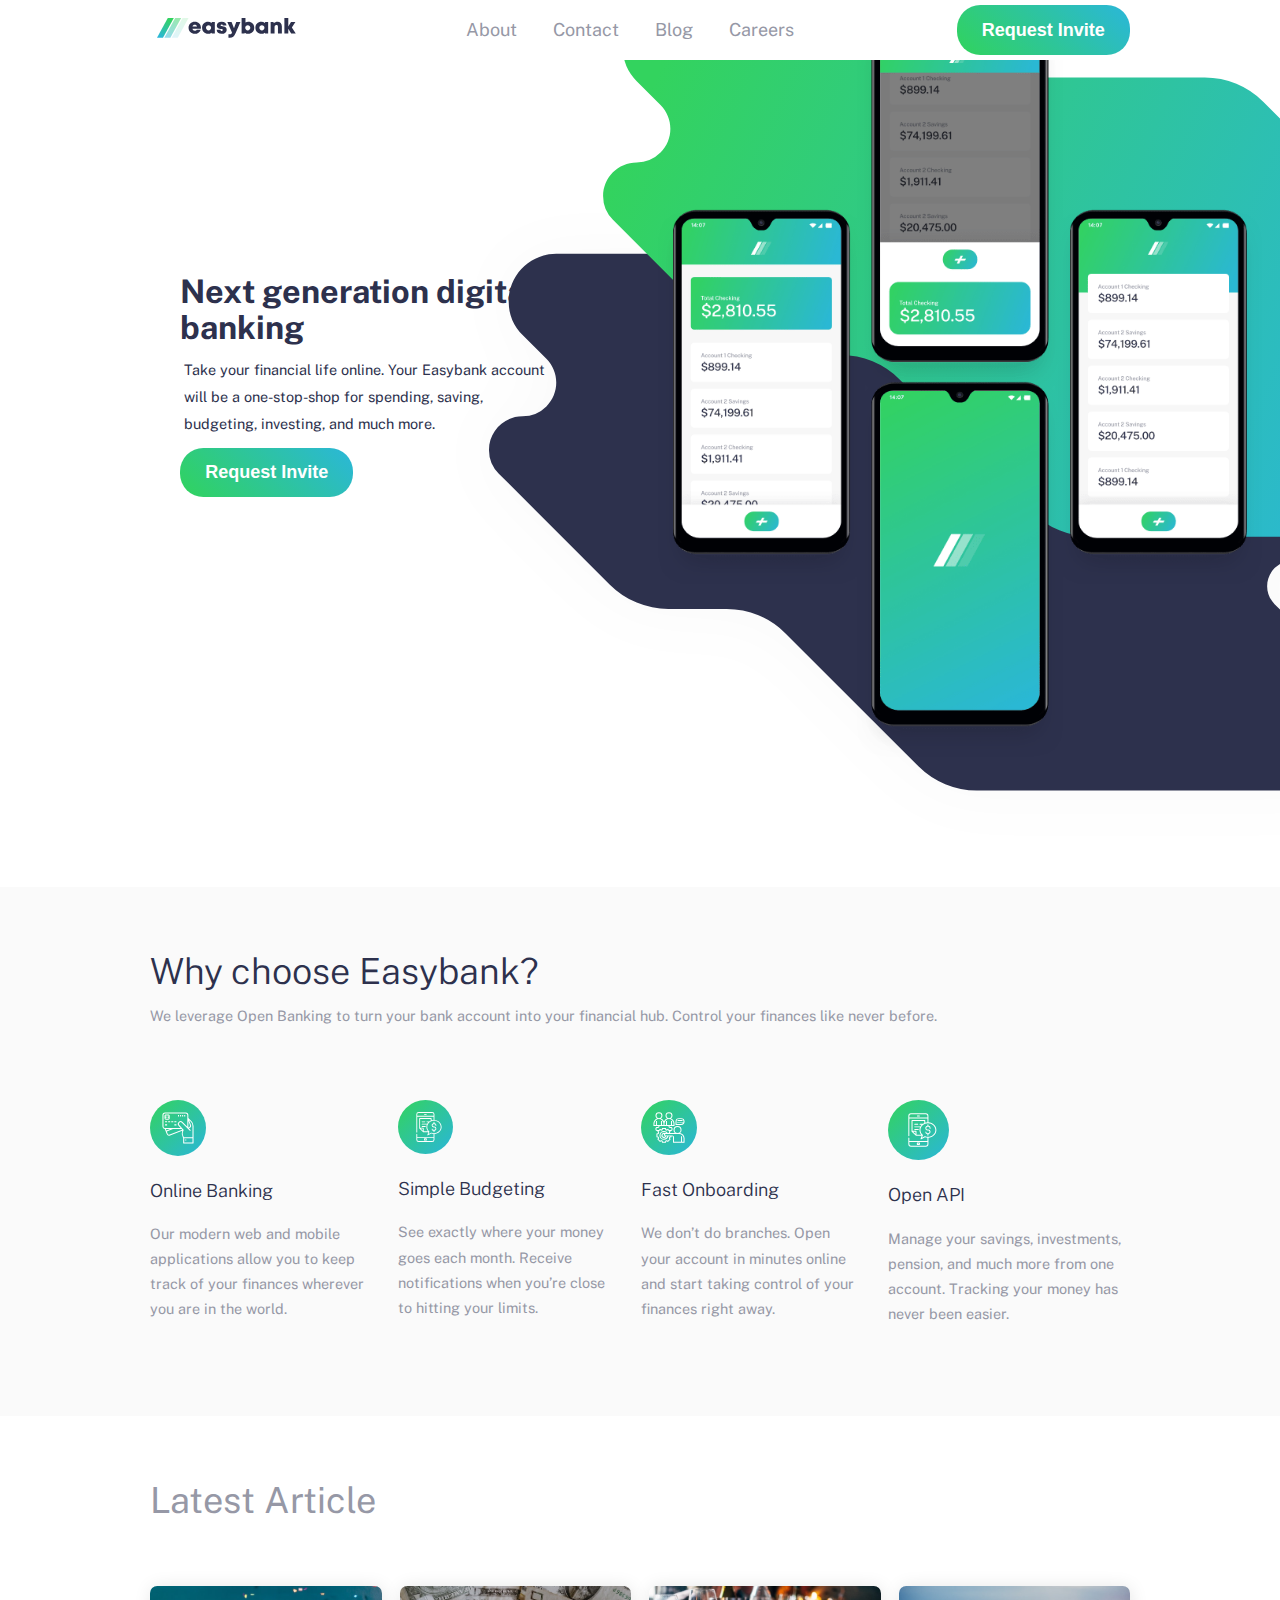
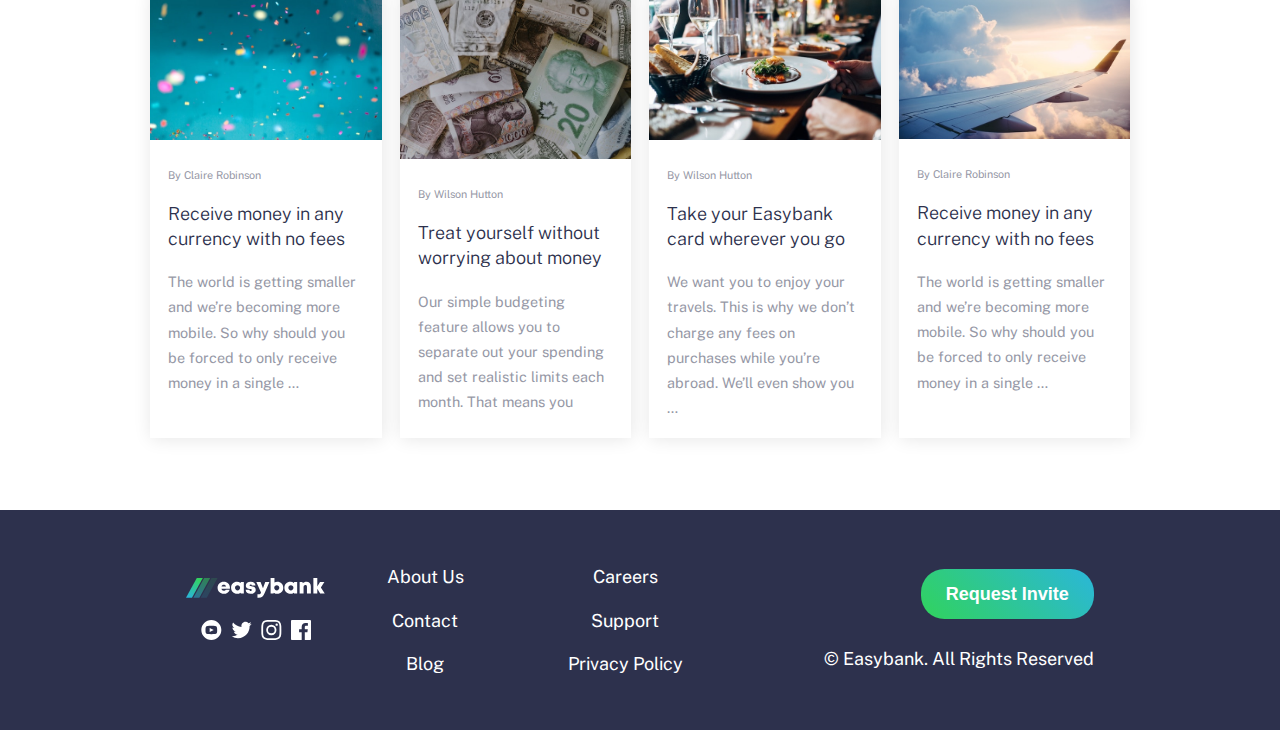
<file: easybank-landing-page-master/index.html>
<!DOCTYPE html>
<html lang="en">

<head>
  <meta charset="UTF-8">
  <meta name="viewport" content="width=device-width, initial-scale=1.0">
  <!-- displays site properly based on user's device -->

  <link rel="icon" type="image/png" sizes="32x32" href="./images/favicon-32x32.png">

  <title>Frontend Mentor | Easybank landing page</title>
  <link rel="stylesheet" href="./css/style.css">
</head>

<body>

  <header class="header-section">
    <nav class="main-nav">
      <section class="container flex">
        <section>
          <img src="./images/logo.svg" alt="Easy Bank Logo">
        </section>
        <section class="desktop-nav flex">
          <a href="#">About</a>
          <a href="#">Contact</a>
          <a href="#">Blog</a>
          <a href="#">Careers</a>
        </section>
        <section>
          <article class="hamburger-menu flex">
            <div class="hamburger-item"></div>
            <div class="hamburger-item"></div>
            <div class="hamburger-item"></div>
          </article>

          <button class="btn">Request Invite</button>

        </section>
      </section>


      <!-- mobile menu  -->
      <section class="mobile-nav flex">
        <a href="#">About</a>
        <a href="#">Contact</a>
        <a href="#">Blog</a>
        <a href="#">Careers</a>
      </section>
    </nav>
    <section class="hero-section flex ">
      <article class="hero-item">
        <img src="./images/image-mockups.png" alt="">
      </article>
      <article class="hero-item">
        <h1>Next generation digital banking
        </h1>
        <p>Take your financial life online. Your Easybank account will be a one-stop-shop
          for spending, saving, budgeting, investing, and much more.
        </p>
        <button class="btn">Request Invite</button>
      </article>
    </section>
  </header>

  <main>

    <!-- || feature section   -->
    <section class="feature-section">
      <section class="container">
        <section>
          <h2>
            Why choose Easybank?
          </h2>
          <p>
            We leverage Open Banking to turn your bank account into your financial hub. Control
            your finances like never before.
          </p>
        </section>
        <section class="features-item-list">
          <article class="feature-item">
            <img src="./images/icon-online.svg" alt="">
            <h4>Online Banking
            </h4>
            <P>Our modern web and mobile applications allow you to keep track of your finances
              wherever you are in the world.
            </P>
          </article>
          <article class="feature-item">
            <img src="./images/icon-budgeting.svg" alt="">
            <h4>Simple Budgeting
            </h4>
            <P>
              See exactly where your money goes each month. Receive notifications when you’re
              close to hitting your limits.
            </P>
          </article>
          <article class="feature-item">
            <img src="./images/icon-onboarding.svg" alt="">
            <h4>
              Fast Onboarding
            </h4>
            <P>
              We don’t do branches. Open your account in minutes online and start taking control
              of your finances right away.
            </P>
          </article>
          <article class="feature-item">
            <img src="./images/icon-budgeting.svg" alt="">
            <h4>
              Open API
            </h4>
            <P>
              Manage your savings, investments, pension, and much more from one account. Tracking
              your money has never been easier.
            </P>
          </article>

        </section>
      </section>
    </section>

    <!-- || latest article || -->
    <section class="article-section">
      <section class="container">
        <h2>Latest Article</h2>
        <section class="card-group">
          <article class="card">
            <img src="./images/image-confetti.jpg" alt="">
            <div class="card-body">
              <span>
                By Claire Robinson
              </span>
              <h4>
                Receive money in any currency with no fees
              </h4>
              <p>
                The world is getting smaller and we’re becoming more mobile. So why should you be
                forced to only receive money in a single …
              </p>
            </div>
          </article>
          <article class="card">
            <img src="./images/image-currency.jpg" alt="">
            <div class="card-body">
              <span>
                By Wilson Hutton

              </span>
              <h4>
                Treat yourself without worrying about money
              </h4>
              <p>
                Our simple budgeting feature allows you to separate out your spending and set
                realistic limits each month. That means you
              </p>
            </div>
          </article>
          <article class="card">
            <img src="./images/image-restaurant.jpg" alt="">
            <div class="card-body">
              <span>
                By Wilson Hutton
              </span>
              <h4>
                Take your Easybank card wherever you go
              </h4>
              <p>
                We want you to enjoy your travels. This is why we don’t charge any fees on purchases
                while you’re abroad. We’ll even show you …
              </p>
            </div>
          </article>
          <article class="card">
            <img src="./images/image-plane.jpg" alt="">
            <div class="card-body">
              <span>
                By Claire Robinson
              </span>
              <h4>
                Receive money in any currency with no fees
              </h4>
              <p>
                The world is getting smaller and we’re becoming more mobile. So why should you be
                forced to only receive money in a single …
              </p>
            </div>
          </article>
        </section>
      </section>
    </section>
  </main>

  <footer>
    <section class="footer-body container">
      <section>
        <img src="./images/logo (copy).svg" alt="">
        <ul class="flex footer-logos">
          <li><img src="./images/icon-youtube.svg" alt=""></li>
          <li><img src="./images/icon-twitter.svg" alt=""></li>
          <li><img src="./images/icon-instagram.svg" alt=""></li>
          <li><img src="./images/icon-facebook.svg" alt=""></li>
        </ul>
      </section>
      <section class="flex footer-links">
        <a href="#">About Us</a>
        <a href="#">Contact</a>
        <a href="#">Blog</a>
      </section>
      <section class="flex footer-links">
        <a href="#">Careers</a>
        <a href="#">Support</a>
        <a href="#">Privacy Policy</a>
      </section>
      <section class="footer-copyright flex">
        <button class="btn">Request Invite</button>
        <p>© Easybank. All Rights Reserved</p>
      </section>
    </section>
  </footer>



  <script src="./script/app.js"></script>
</body>

</html>
</file>
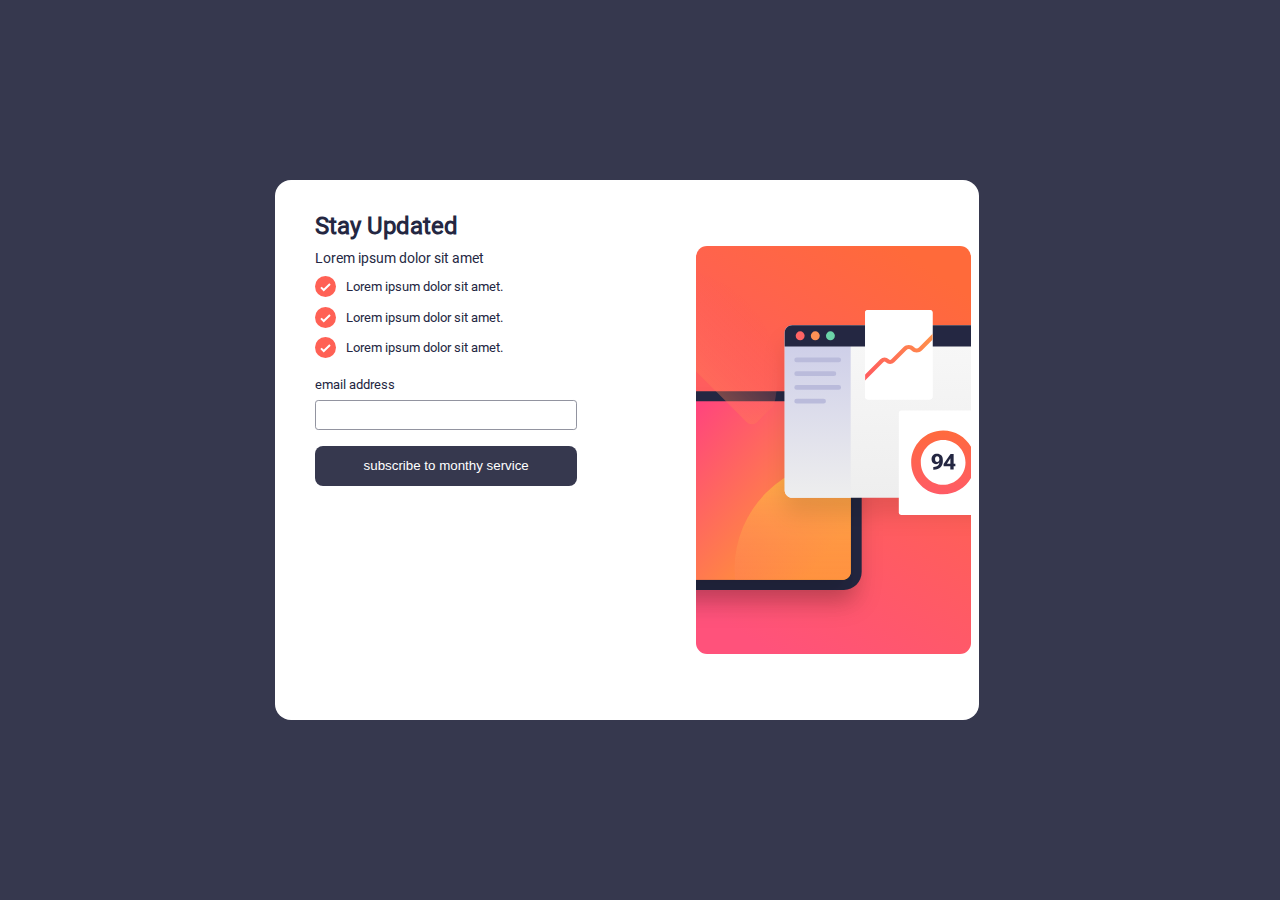
<file: newsletter-sign-up-with-success-message-main/index.html>
<!DOCTYPE html>
<html lang="en">

<head>
  <meta charset="UTF-8">
  <meta name="viewport" content="width=device-width, initial-scale=1.0">
  <!-- displays site properly based on user's device -->

  <link rel="icon" type="image/png" sizes="32x32" href="./assets/images/favicon-32x32.png">

  <title>Frontend Mentor | Newsletter sign-up form with success message</title>
  <link rel="stylesheet" href="style.css">
</head>

<body>

  <!-- Sign-up form start -->

  <section class="signup">
    <!-- <img src="./assets/images/illustration-sign-up-mobile.svg" alt="Signup Nav Photo"> -->

    <img
      srcset="./assets/images/illustration-sign-up-mobile.svg 375w, ./assets/images/illustration-sign-up-desktop.svg 400w"
      sizes="(max-width: 375px) 375px,400px" src="./assets/images/illustration-sign-up-mobile.svg"
      alt="Elva dressed as a fairy" />
    <article class="signup-body">
      <h1>Stay Updated </h1>
      <p>Lorem ipsum dolor sit amet </p>
      <ul class="feature-list">
        <li class="feature-item">
          <img src="./assets/images/icon-list.svg" alt="icon">
          <p>Lorem ipsum dolor sit amet.</p>
        </li>
        <li class="feature-item">
          <img src="./assets/images/icon-list.svg" alt="icon">
          <p>Lorem ipsum dolor sit amet.</p>
        </li>
        <li class="feature-item">
          <img src="./assets/images/icon-list.svg" alt="icon">
          <p>Lorem ipsum dolor sit amet.</p>
        </li>
        <form action="#" class="singup-form">
          <label for="email">
            email address </label>
          <input type="email" name="email" id="email">
          <button class="btn">subscribe to monthy service</button>
        </form>
      </ul>

    </article>
  </section>


  <!-- Sign-up form end -->

  <!-- Success message start -->

  <!-- Success message end -->


</body>

</html>
</file>
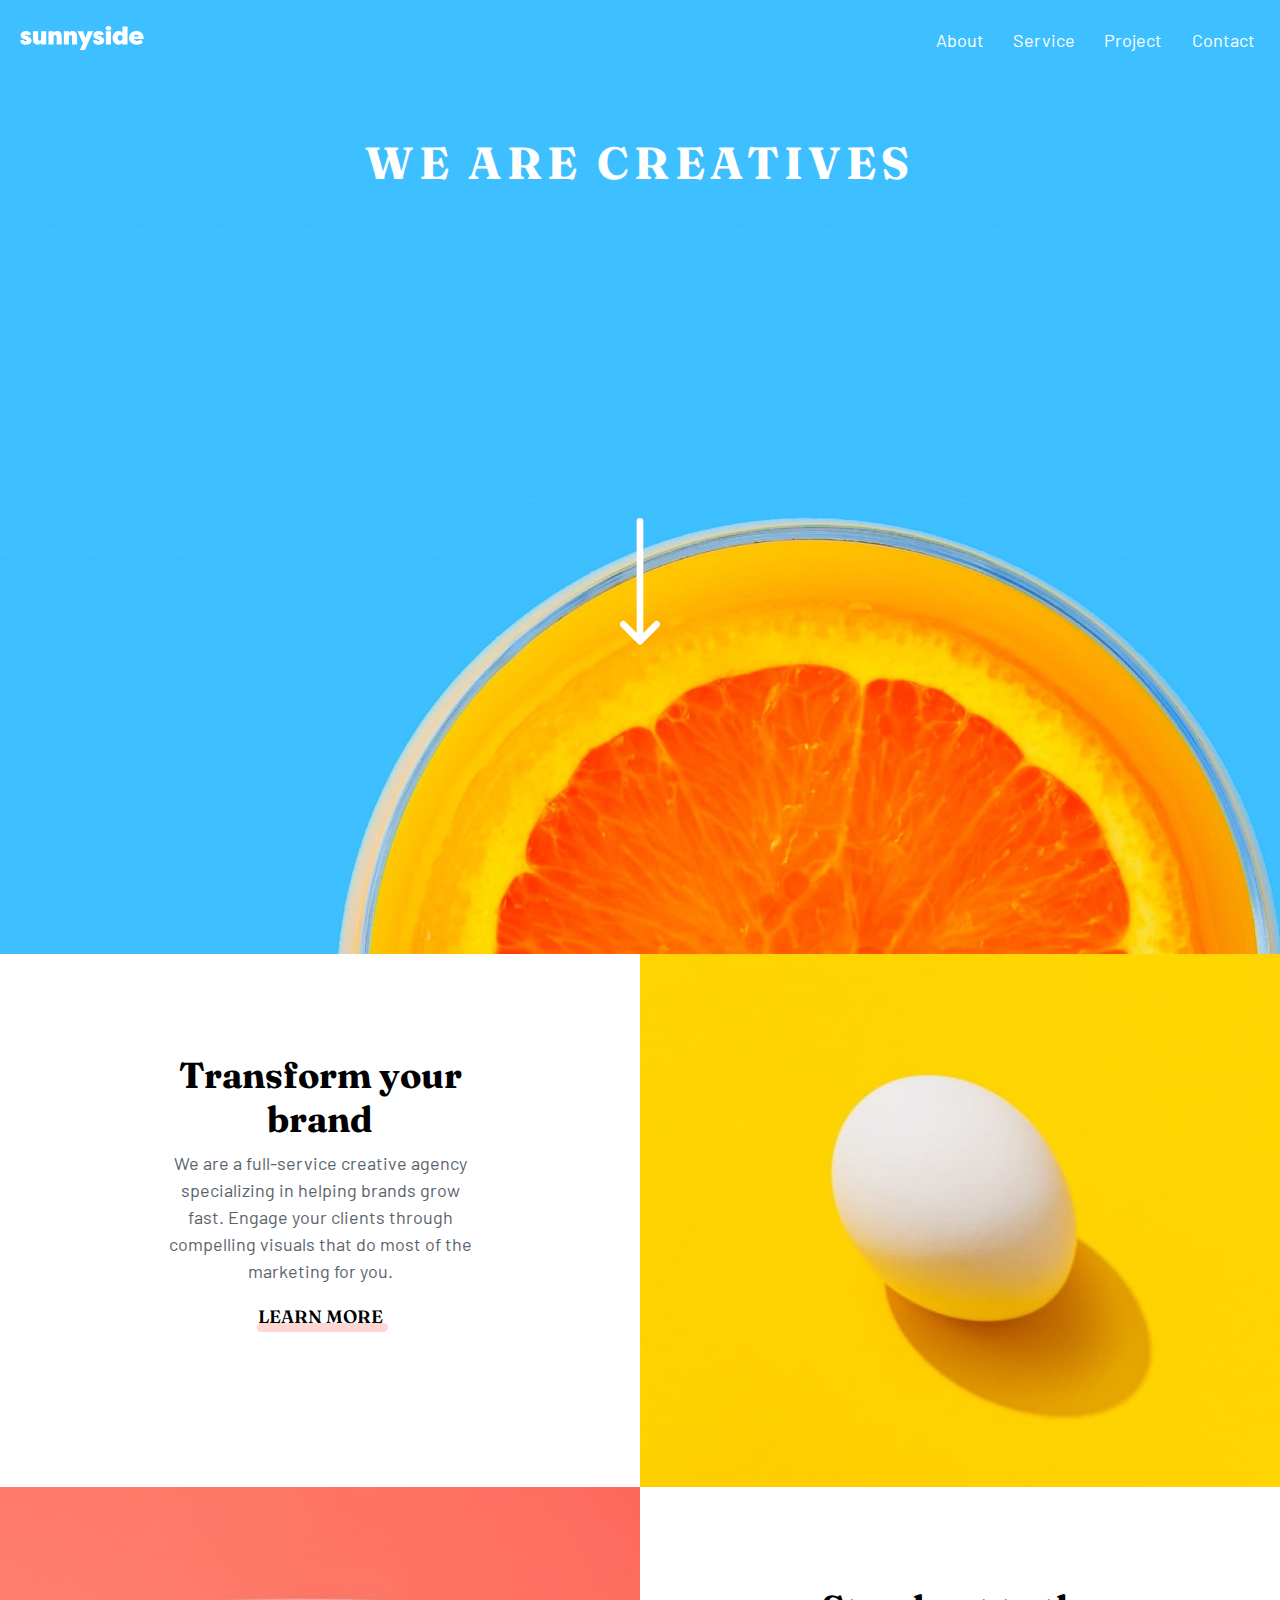
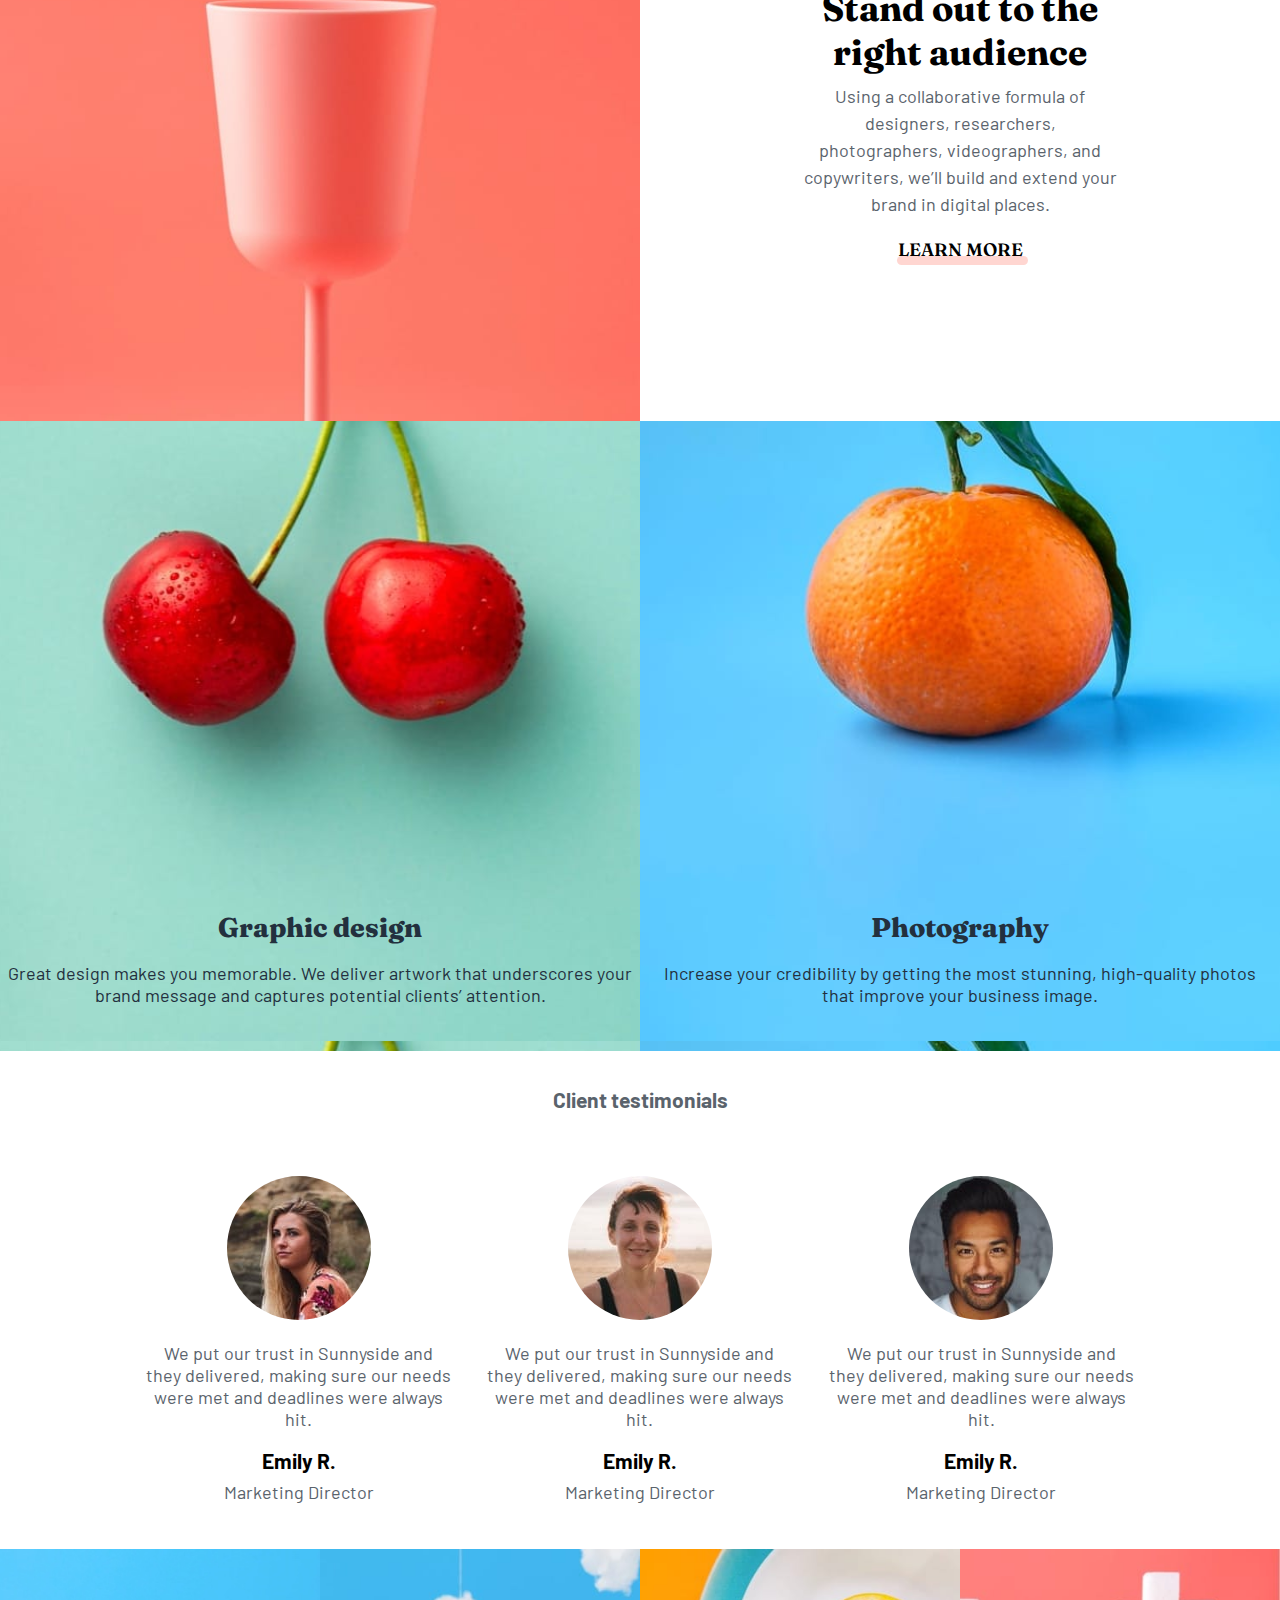
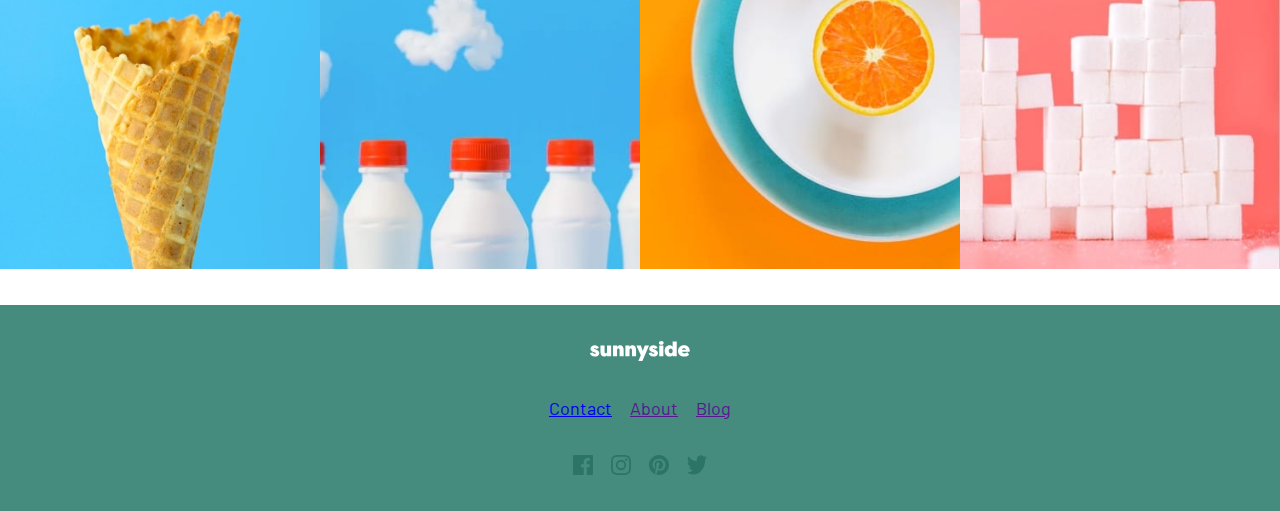
<file: sunnyside-agency-landing-page-main/index.html>
<!DOCTYPE html>
<html lang="en">

<head>
  <meta charset="UTF-8">
  <meta name="viewport" content="width=device-width, initial-scale=1.0">
  <!-- displays site properly based on user's device -->

  <link rel="icon" type="image/png" sizes="32x32" href="./images/favicon-32x32.png">

  <link rel="stylesheet" href="./css/style.css">

  <title>Frontend Mentor | Sunnyside agency landing page</title>


</head>

<body>

  <header class="hero-section">
    <nav class="main-nav">
      <section class="logo">
        <img src="./images/logo.svg" alt="">
      </section>
      <section id="hamburgerBtn" class="flex hamburger-menu">
        <div id="id_1" class="hamburger-menu-item"></div>
        <div id="id_2" class="hamburger-menu-item"></div>
        <div id="id_3" class="hamburger-menu-item"></div>

      </section>
      <!-- nav  -->
      <ul id="nav" class="desktop-nav flex">
        <li class="nav-item"><a class="nav-link" href="#">About</a></li>
        <li class="nav-item"><a class="nav-link" href="#">Service</a></li>
        <li class="nav-item"><a class="nav-link" href="#">Project</a></li>
        <li class="nav-item"><a class="nav-link" href="#">Contact</a></li>
      </ul>

      <!-- mobile nav body  -->

      <ul id="mobileNav" class="mobile-nav">
        <li class="mobile-nav-item"><a class="mobile-nav-link" href="#">About</a></li>
        <li class="mobile-nav-item"><a class="mobile-nav-link" href="#">Service</a></li>
        <li class="mobile-nav-item"><a class="mobile-nav-link" href="#">Project</a></li>
        <li class="mobile-nav-item"><a class="mobile-nav-link" href="#">Contact</a></li>
      </ul>
    </nav>
    <h1>We are creatives</h1>
  </header>

  <main>
    <!-- transform section  -->
    <section class="transform-section flex">
      <img src="./images/mobile/image-transform.jpg" alt=""
        srcset="./images/mobile/image-transform.jpg 370w,./images/desktop/image-transform.jpg 720w"
        sizes="(min-width: 375px) 370w,700w">
      <article class="transform-body">
        <h2>Transform your brand</h2>
        <p>We are a full-service creative agency specializing in helping brands grow fast.
          Engage your clients through compelling visuals that do most of the marketing for you.</p>
        <button class="btn">Learn more</button>
      </article>
    </section>

    <section class="stand-out-section flex">
      <img src="./images/mobile/image-stand-out.jpg" alt=""
        srcset="./images/mobile/image-stand-out.jpg 370w,./images/desktop/image-stand-out.jpg 720w"
        sizes="(min-width: 375px) 370w,700w">
      <article class="stand-out-body">
        <h2>
          Stand out to the right audience

        </h2>
        <p>Using a collaborative formula of designers, researchers, photographers, videographers, and copywriters, we’ll
          build and
          extend your brand in digital places.
        </p>
        <button class="btn">Learn more</button>
      </article>
    </section>

    <section class="graphics-design-section flex">
      <article>
        <h2>Graphic design</h2>
        <p>Great design makes you memorable. We deliver artwork that underscores your brand message and captures
          potential clients’
          attention.</p>
      </article>
      <article>
        <h2>Photography</h2>
        <p>Increase your credibility by getting the most stunning, high-quality photos that improve your business image.
        </p>
      </article>
    </section>

    <section class="testimonial-section">
      <h3>Client testimonials</h3>
      <section class="testimonial-body">
        <article class="testimonial-item">
          <img src="./images/image-emily.jpg" alt="">
          <p>We put our trust in Sunnyside and they delivered, making sure our needs were met and deadlines were always
            hit.
          </p>
          <h3>Emily R.
          </h3>
          <p>Marketing Director</p>
        </article>
        <article class="testimonial-item">
          <img src="./images/image-jennie.jpg" alt="">
          <p>We put our trust in Sunnyside and they delivered, making sure our needs were met and deadlines were always
            hit.
          </p>
          <h3>Emily R.
          </h3>
          <p>Marketing Director</p>
        </article>
        <article class="testimonial-item">
          <img src="./images/image-thomas.jpg" alt="">
          <p>We put our trust in Sunnyside and they delivered, making sure our needs were met and deadlines were always
            hit.
          </p>
          <h3>Emily R.
          </h3>
          <p>Marketing Director</p>
        </article>

      </section>
    </section>

    <section class="image-gallery flex">
      <img src="./images/mobile/image-gallery-cone.jpg" alt="">
      <img src="./images/mobile/image-gallery-milkbottles.jpg" alt="">
      <img src="./images/mobile/image-gallery-orange.jpg" alt="">
      <img src="./images/mobile/image-gallery-sugar-cubes.jpg" alt="">
    </section>
  </main>

  <footer class="footer-section flex">
    <img src="./images/logo.svg" alt="">
    <ul class="flex">
      <li><a href="#">Contact</a></li>
      <li><a href="">About</a></li>
      <li><a href="">Blog</a></li>
    </ul>
    <article class="flex">
      <img src="./images/icon-facebook.svg" alt="">
      <img src="./images/icon-instagram.svg" alt="">
      <img src="./images/icon-pinterest.svg" alt="">
      <img src="./images/icon-twitter.svg" alt="">
    </article>
  </footer>





  <!-- 



  Sunnyside’s enthusiasm coupled with their keen interest in our brand’s success made it a satisfying and enjoyable experience.
  Thomas S.
  Chief Operating Officer

  Incredible end result! Our sales increased over 400% when we worked with Sunnyside. Highly recommended!
  Jennie F.
  Business Owner

  About
  Services
  Projects
  Contact -->


  <script src="./script/app.js"></script>
</body>

</html>
</file>
<file: easybank-landing-page-master/css/style.css>
@import url("https://fonts.googleapis.com/css2?family=Public+Sans:wght@300;400;700&display=swap");
:root {
  --dark-blue: hsl(233, 26%, 24%);
  --lime-green: hsl(136, 65%, 51%);
  --bright-cyan: hsl(192, 70%, 51%);
  --grayish-blue: hsl(233, 8%, 62%);
  --light-grayish-blue: hsl(220, 16%, 96%);
  --very-light-grya: hsl(0, 0%, 98%);
}

* {
  padding: 0;
  margin: 0;
  box-sizing: border-box;
}

html {
  font-family: "Public Sans", sans-serif;
  font-size: 18px;
}

h1,
h2,
h3,
h4,
h5,
h6,
p,
a {
  font-family: inherit;
  font-size: inherit;
  line-height: 1.4rem;
}

.flex {
  display: flex;
  align-items: center;
  justify-content: space-between;
}

.btn {
  padding: 0.8rem 1.4rem;
  background-image: linear-gradient(
    45deg,
    var(--lime-green),
    var(--bright-cyan)
  );
  border: none;
  color: white;
  font-size: 1rem;
  font-weight: 700;
  border-radius: 1.3rem;
}

/* || Header Section   */
.header-section {
  background-image: url("../images/bg-intro-mobile.svg");
  width: 100%;
  height: 100vh;
  background-size: contain;
  background-repeat: no-repeat;
  overflow: hidden;
}

.desktop-nav {
  display: none;
}

.main-nav {
  width: 100%;
  /* height: 100px; */
  background-color: white;
  position: fixed;
  top: 0;
  left: 0;
  z-index: 5;
  transition: opacity 0.4s;
}

.main-nav .btn {
  display: none;
}

.main-nav img {
  padding: 1rem 0.4rem;
}

.hamburger-menu {
  flex-direction: column;
  gap: 0.3rem;
  padding: 0 1rem;
}

.hamburger-item {
  width: 26px;
  height: 3px;
  background-color: black;
  transition: transform 0.4s;
}

.hamburger-item-1 {
  transform: rotate(-45deg) translate(-12px);
}

.hamburger-item-2 {
  opacity: 0;
}
.hamburger-item-3 {
  transform: rotate(45deg) translate(-11px);
}

/* || mobile nav   */

.mobile-nav {
  flex-direction: column;
  gap: 0.5rem;
  position: absolute;
  top: 80px;
  left: 0;
  right: 0;
  margin: auto;
  background-color: white;
  width: 90%;
  z-index: 5;
  border-radius: 0.2rem;
  padding: 0.4rem;
  /* display: none; */
  transform: translate(-100vw);
  transition: all 0.5s;
}

.mobile-nav a {
  display: block;
  text-decoration: none;
  color: var(--dark-blue);
}

.mobile-nav.active {
  /* display: block; */
  transform: translate(0);
}

/* || Hero Section   */

.hero-section {
  flex-direction: column;
}
.hero-item {
  padding: 1rem;
  text-align: center;
  padding-bottom: 0.5rem;
}
.hero-item img {
  width: 80%;
  height: 50%;
}
.hero-item h1 {
  font-size: 1.8rem;
  color: var(--dark-blue);
  line-height: 2rem;
}

.hero-item p {
  font-size: 0.8rem;
  padding: 0.6rem 0.2rem;
  line-height: 1.5rem;
  color: var(--dark-blue);
}

/* || Features Section   */

.feature-section {
  background-color: var(--very-light-grya);
  padding: 1rem;
  margin: 1.8rem auto;
  text-align: center;
  margin-bottom: 0;
}

.feature-section section {
  margin: 3rem auto;
}

.feature-section section h2 {
  font-size: 2rem;
  font-weight: 300;
  margin-bottom: 1rem;
  color: var(--dark-blue);
}
.feature-section section p {
  font-size: 0.8rem;
  color: var(--grayish-blue);
}

.feature-item {
  margin: 1rem auto;
}

.feature-item h4 {
  font-weight: 300;
  color: var(--dark-blue);
  margin: 1rem auto;
}

/* || article section   */
.article-section {
  background-color: var(--very-light-grya);
}
.article-section h2 {
  text-align: center;
  padding: 2rem 0;
  font-size: 1.3rem;
}

.card {
  width: 80%;
  margin: 2rem auto;
  border-radius: 0.4rem 0.4rem 0 0;
  box-shadow: 0.2rem 0.2rem 2rem rgba(0, 0, 0, 0.3);
  background-color: white;
}

.card img {
  width: 100%;
  border-radius: 0.4rem 0.4rem 0 0;
}

.card-body {
  padding: 1rem;
  color: var(--grayish-blue);
}
.card-body span {
  font-size: 0.6rem;
  margin: 0.6rem 0;
}

.card h4 {
  color: var(--dark-blue);
  font-weight: 300;
  margin: 1rem 0;
}

.card p {
  font-size: 0.8rem;
}

/* || footer   */

footer {
  background-color: var(--dark-blue);
  text-align: center;
}

.footer-body {
  padding: 2rem;
}
.footer-logos {
  margin: 1rem 0;
  list-style: none;
  justify-content: center;
  gap: 0.5rem;
}

.footer-links {
  flex-direction: column;
  gap: 1rem;
  margin: 1rem 0;
}

.footer-links a {
  color: white;
  text-decoration: none;
}

.footer-copyright {
  margin: 1rem 0;
  flex-direction: column;
  gap: 1.5rem;
  color: white;
}

@media screen and (min-width: 375px) {
  .hamburger-menu {
    display: none;
  }
  .container {
    max-width: 980px;
    margin: 0 auto;
  }
  .desktop-nav {
    gap: 2rem;
    align-items: center;
    display: flex;
  }
  .desktop-nav a {
    display: inline-block;
    text-decoration: none;
    color: var(--grayish-blue);
    position: relative;
  }
  .desktop-nav a::after {
    content: "";
    width: 0%;
    height: 4px;
    position: absolute;
    bottom: -15px;
    transition: all 0.8s;
    left: 0;
    background-image: linear-gradient(var(--lime-green), var(--bright-cyan));
  }
  .desktop-nav a:hover::after {
    width: 100%;
  }
  .main-nav .btn {
    display: block;
  }

  /* || Header Section   */
  .header-section {
    background-image: url("../images/bg-intro-desktop.svg");
    /* width: 100%;
    height: 100vh;
    background-size: contain;
    background-repeat: no-repeat; 
    */
    height: 95vh;
    overflow: visible;
    background-position: right -200px top;
  }

  .hero-section {
    flex-direction: row;
  }
  .hero-item:first-child {
    width: 50%;
    order: 2;
  }

  .hero-item:last-child {
    width: 50%;
    order: 1;
    text-align: start;
    padding: 1rem 5rem;
    padding-left: 10rem;
  }
  .hero-item:first-child img {
    width: 100%;
  }

  /* || feature inside media query   */

  .feature-section {
    text-align: start;
  }
  .features-item-list {
    display: flex;
    flex-direction: row;
    gap: 1.4rem;
  }
  .feature-item img {
    width: 25%;
  }

  /* || article section   */
  .article-section {
    background-color: white;
    margin: 2rem 0;
  }
  .article-section h2 {
    font-size: 2rem;
    color: var(--grayish-blue);
    font-weight: 400;
    text-align: start;
  }

  .card-group {
    display: flex;
    gap: 1rem;
  }
  .card {
    box-shadow: 1px 1px 1rem rgba(0, 0, 0, 0.1);
  }

  .footer-body {
    display: flex;
    align-items: center;
    justify-content: space-between;
  }
  .footer-links {
    flex-basis: 200px;
  }
  .footer-copyright {
    flex-grow: 1;
    align-items: end;
  }
}
</file>
<file: newsletter-sign-up-with-success-message-main/style.css>
@font-face {
  font-family: "roboto-bold";
  src: url("./assets/fonts/Roboto-Bold.ttf");
}

@font-face {
  font-family: "roboto";
  src: url("./assets/fonts/Roboto-Regular.ttf");
}

:root {
  --grey: hsl(231, 7%, 60%);
  --chocolate-grey: hsl(235, 18%, 26%);
  --dark-grey: hsl(234, 29%, 20%);
}

* {
  margin: 0;
  padding: 0;
  box-sizing: border-box;
}

body {
  font-family: "roboto", sans-serif;
  font-size: 16px;
  color: var(--dark-grey);
}

.signup {
  width: 100vw;
  height: 99vh;
  overflow: hidden;
}

.signup > img {
  width: 100%;
}

.signup-body {
  padding: 1rem;
  /* margin: 0 auto; */
  margin: 0.5rem 1rem;
}

.signup-body h1 {
  font-size: 1.5rem;
  margin-bottom: 0.4rem;
}

.signup-body > p {
  font-size: 0.9rem;
  margin: 0.6rem 0;
}

.feature-item {
  list-style: none;
  display: flex;
  gap: 0 0.6rem;
  margin: 0.6rem 0;
  font-size: 0.8rem;
  align-items: center;
}
.singup-form {
  margin-top: 1rem;
}

.singup-form label {
  font-size: 0.8rem;
}

.singup-form input {
  padding: 0.4rem 0;
  width: 100%;
  margin: 1rem 0;
  margin-top: 0.4rem;
  border: 1px solid var(--grey);
  border-radius: 0.2rem;
}

.btn {
  background-color: var(--chocolate-grey);
  color: white;
  display: block;
  width: 100%;
  padding: 0.8rem 1rem;
  border: none;
  border-radius: 0.5rem;
}

@media screen and (min-width: 375px) {
  body {
    display: flex;
    align-items: center;
    justify-content: center;
    height: 100vh;
    width: 98vw;
    background-color: var(--chocolate-grey);
  }
  .signup {
    width: 55vw;
    height: 60vh;
    display: flex;
    justify-content: space-between;
    margin: auto;
    flex-direction: row;
    background-color: white;
    padding: 0.5rem;
    border-radius: 1rem;
  }

  .signup-body {
    order: 1;
  }
  .signup > img {
    order: 2;
    width: 40%;
  }
}
</file>
<file: sunnyside-agency-landing-page-main/css/style.css>
@import url("https://fonts.googleapis.com/css2?family=Barlow:wght@600&family=Fraunces:wght@700;900&display=swap");
:root {
  --soft-red: hsl(7, 99%, 70%);
  --yellow: hsl(51, 100%, 49%);
  --dark-cyan: hsl(167, 40%, 24%);
  --dark-blue: hsl(198, 62%, 26%);
  --dark-mod-cyan: hsl(168, 34%, 41%);
  --dark-blue: hsl(212, 27%, 19%);
  --dark-grey-blue: hsl(213, 9%, 39%);
  --grey-blue: hsl(210, 4%, 67%);
}

* {
  padding: 0;
  margin: 0;
  box-sizing: border-box;
}

html {
  font-family: "Barlow", sans-serif;
  /* font-family: "Fraunces", serif; */
  font-size: 18px;
}

.flex {
  display: flex;
}

.hero-section {
  background-image: url("../images/icon-arrow-down.svg"),
    url("../images/mobile/image-header.jpg");
  background-repeat: no-repeat, no-repeat;
  background-size: 40px, cover;
  background-position: bottom 35% center, bottom left;
  width: 100%;
  height: 62vh;
}

.hero-section h1 {
  text-align: center;
  font-family: "Fraunces";
  font-size: 2.5rem;
  color: white;
  margin: 3rem 1rem;
  text-transform: uppercase;
  letter-spacing: 0.3rem;
  padding-top: 3rem;
}

.main-nav {
  background-color: #3ebfff;
  width: 100%;
  display: flex;
  align-items: center;
  justify-content: space-between;
  padding: 0.6rem;
  position: fixed;
  top: 0;
  left: 0;
  z-index: 10;
}

.logo {
  font-size: 1.4rem;
  color: white;
  padding: 0.5rem;
}

.hamburger-menu {
  flex-direction: column;
  gap: 0.4rem;
  padding: 0.4rem;
  cursor: pointer;
}
.hamburger-menu-item {
  width: 1.8rem;
  height: 0.2rem;
  background-color: white;
  display: block;
  transition: 0.5s;
}

.item-1 {
  transform: rotate(-45deg) translate(-9px, 11px);
}
.item-2 {
  background-color: transparent;
}
.item-3 {
  transform: rotate(45deg) translate(-5px, -7px);
}

.desktop-nav {
  display: none;
}

.mobile-nav {
  width: 92%;
  background-color: white;
  position: absolute;
  top: 2000px;
  opacity: 0;
  right: 20px;
  z-index: 5;
  transition: all 0.5s;
}

.mobile-nav-active {
  top: 90px;
  opacity: 1;
}

.mobile-nav::before {
  content: "";
  width: 0;
  height: 0;
  border: 20px solid transparent;
  position: absolute;
  right: 0;
  border-right: 19px solid white;
  top: -19px;
}

.mobile-nav-item,
.nav-item {
  list-style-type: none;
  display: block;
  margin: 1rem auto;
  text-align: center;
}

.mobile-nav-link,
.nav-link {
  text-decoration: none;
  color: var(--dark-blue);
  padding: 0.4rem 0.7rem;
  border: 2px solid transparent;
}

.mobile-nav-link:hover {
  background-color: var(--yellow);
  border-radius: 0.8rem;
}

.transform-section,
.stand-out-section {
  flex-direction: column;
  gap: 1rem;
  margin-bottom: 2rem;
}

.transform-body,
.stand-out-body {
  padding: 0.4rem 1rem;
  text-align: center;
}

.transform-body h2,
.stand-out-body h2 {
  margin: 0.5rem 0;
  font-family: "Fraunces";
  font-weight: 700;
  font-size: 2rem;
}

.transform-body p,
.stand-out-body p {
  color: var(--dark-grey-blue);
  line-height: 1.5;
}

.btn {
  text-transform: uppercase;
  padding: 0.6rem 0.8rem;
  margin: 0.5rem auto;
  display: block;
  border: none;
  background: transparent;
  font-weight: 600;
  font-size: 1rem;
  font-family: "Fraunces";
  position: relative;
  cursor: pointer;
}

.btn::after {
  content: "";
  position: absolute;
  width: 85%;
  height: 0.5rem;
  background-color: var(--soft-red);
  bottom: 7px;
  left: 14px;
  border-radius: 1rem;
  opacity: 0.3;
}
.btn:hover {
  color: var(--dark-blue);
}

.graphics-design-section {
  flex-direction: column;
  /* gap: 1rem; */
  /* padding: 0.4rem 1rem; */
  text-align: center;
  color: var(--dark-blue);
}

.graphics-design-section article {
  height: 80vh;
  display: flex;
  flex-direction: column;
  justify-content: end;
  padding: 0 0.4rem;
  padding-bottom: 2.5rem;
}
.graphics-design-section article h2 {
  font-family: "Fraunces";
  margin: 1rem 0;
  font-weight: 800;
}
.graphics-design-section article:nth-child(1) {
  background-image: url("../images/mobile/image-graphic-design.jpg");
  background-size: cover;
  background-position: top left;
}
.graphics-design-section article:nth-child(2) {
  background-image: url("../images/mobile/image-photography.jpg");
  background-size: cover;
  background-position: top left;
}

.testimonial-section {
  text-align: center;
  color: var(--dark-grey-blue);
}

.testimonial-section > h3 {
  margin: 2rem auto;
}
.testimonial-section article {
  padding: 0.6rem 1rem;
}
.testimonial-section article h3 {
  color: black;
  margin: 1rem 0;
  margin-bottom: 0.4rem;
}

.testimonial-section img {
  border-radius: 50%;
  margin: 1rem 0;
}

.image-gallery {
  flex-wrap: wrap;
  margin: 2rem 0;
}

.image-gallery img {
  width: 50%;
  transition: all 0.6s;
}

.image-gallery img:hover {
  transform: scale(1.1);
  border-radius: 1rem;
}

.footer-section {
  background-color: var(--dark-mod-cyan);
  padding: 2rem;
  flex-direction: column;
  align-items: center;
  justify-content: center;
  gap: 2rem;
}

.footer-section > img {
  width: 100px;
}

.footer-section ul {
  list-style: none;
  gap: 1rem;
}

.footer-section > article {
  gap: 1rem;
}

@media screen and (min-width: 375px) {
  .hamburger-menu {
    display: none;
  }
  .desktop-nav {
    display: flex;
  }
  .hero-section {
    background-image: url("../images/icon-arrow-down.svg"),
      url("../images/desktop/image-header.jpg");
    background-repeat: no-repeat, no-repeat;
    background-size: 40px, cover;
    background-position: bottom 40% center, top 40% left;
    width: 100%;
    height: 100vh;
  }

  .hero-section h1 {
    padding-top: 4.5rem;
  }

  .nav-link {
    color: white;
  }

  .nav-link:hover {
    background-color: white;
    border-radius: 0.8rem;
    color: black;
  }

  .transform-section,
  .stand-out-section {
    flex-direction: row;
    gap: 0;
    margin: 0;
  }

  .transform-section img {
    width: 50%;
    max-width: 700px;
    order: 2;
  }
  .stand-out-section img {
    width: 50%;
    max-width: 750px;
  }

  .transform-body,
  .stand-out-body {
    padding: 5rem 9rem;
    text-align: center;
    max-width: 50%;
    order: 1;
  }

  .transform-body h2,
  .stand-out-body h2 {
    margin: 0.5rem 0;
    font-family: "Fraunces";
    font-weight: 700;
    font-size: 2rem;
  }

  .transform-body p,
  .stand-out-body p {
    color: var(--dark-grey-blue);
    line-height: 1.5;
  }

  .graphics-design-section {
    flex-direction: row;
  }

  .graphics-design-section article {
    height: 70vh;
    width: 50%;
  }

  .graphics-design-section article:nth-child(1) {
    background-image: url("../images/desktop/image-graphic-design.jpg");
    background-position: top -10px center;
  }
  .graphics-design-section article:nth-child(2) {
    background-image: url("../images/desktop/image-photography.jpg");
    background-position: top -10px center;
  }

  .testimonial-body {
    display: flex;
    width: 80%;
    margin: 0 auto;
  }

  .image-gallery {
    flex-wrap: wrap;
    margin: 2rem 0;
  }

  .image-gallery img {
    width: 25%;
    transition: all 0.6s;
  }
}
</file>
